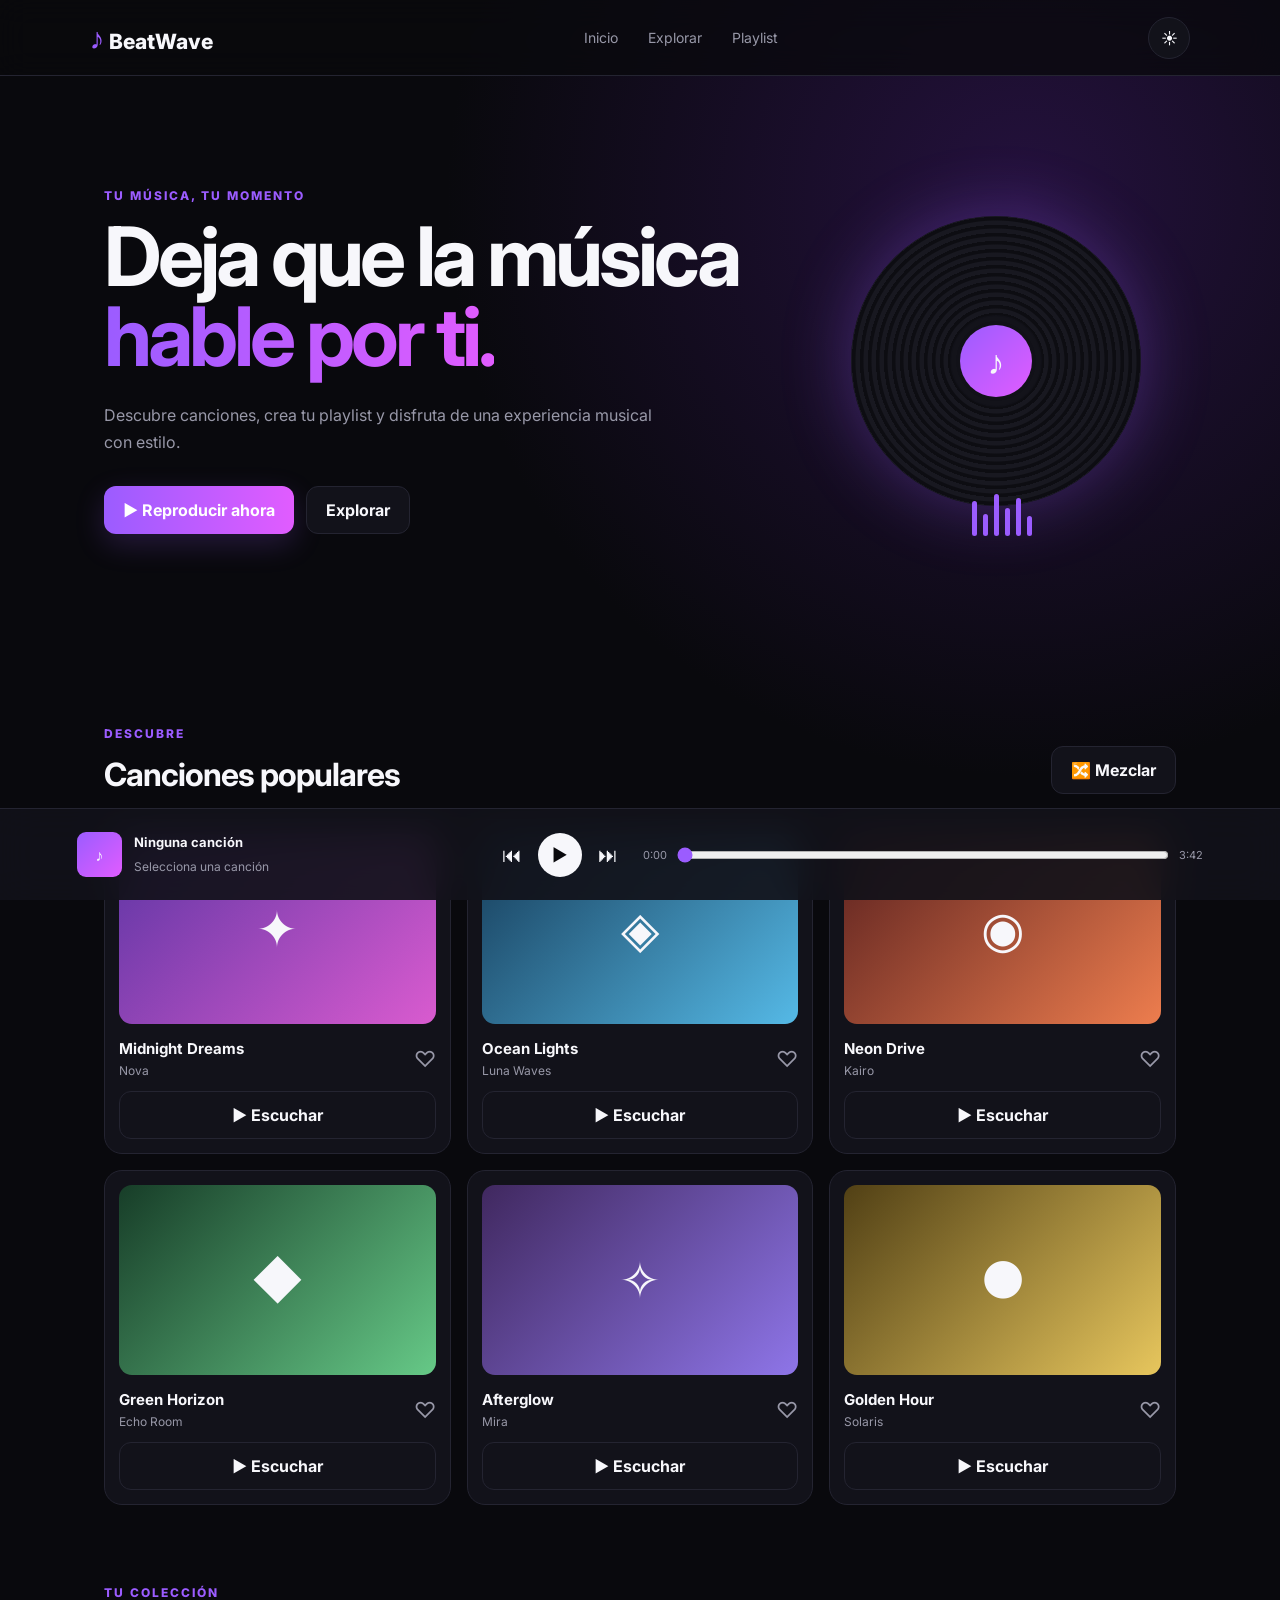
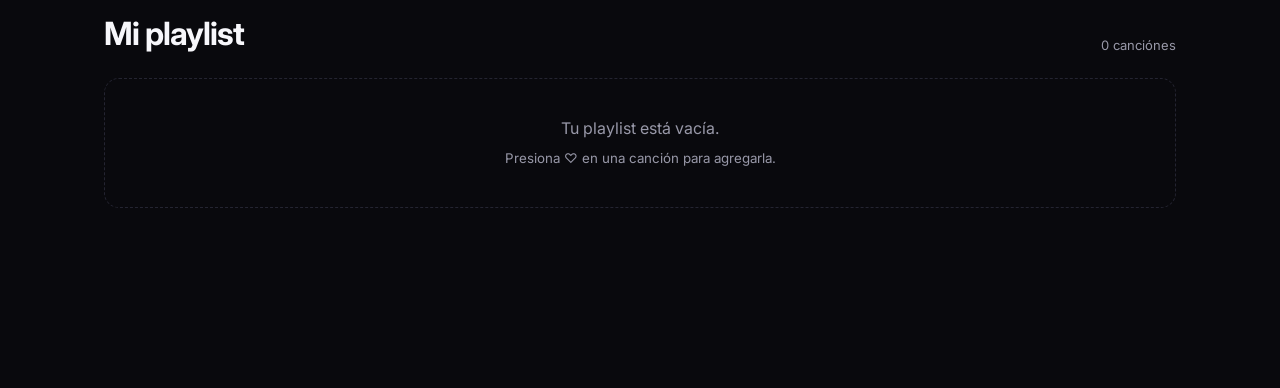
<file: index.html>
<!DOCTYPE html>
<html lang="es">
<head>
  <meta charset="UTF-8">
  <meta name="viewport" content="width=device-width, initial-scale=1.0">
  <title>BeatWave — Música</title>
  <link rel="stylesheet" href="style.css">
</head>
<body>
  <header class="navbar">
    <a class="logo" href="#"><span>♪</span> BeatWave</a>
    <nav>
      <a href="#inicio">Inicio</a>
      <a href="#explorar">Explorar</a>
      <a href="#playlist">Playlist</a>
    </nav>
    <button id="themeBtn" class="icon-btn" title="Cambiar modo">☀️</button>
  </header>

  <main>
    <section id="inicio" class="hero">
      <div class="hero-text">
        <p class="eyebrow">TU MÚSICA, TU MOMENTO</p>
        <h1>Deja que la música<br><span>hable por ti.</span></h1>
        <p class="subtitle">Descubre canciones, crea tu playlist y disfruta de una experiencia musical con estilo.</p>
        <div class="hero-buttons">
          <button class="primary" id="heroPlay">▶ Reproducir ahora</button>
          <button class="secondary" onclick="document.querySelector('#explorar').scrollIntoView({behavior:'smooth'})">Explorar</button>
        </div>
      </div>
      <div class="disc-wrap">
        <div class="disc"><div class="disc-center">♪</div></div>
        <div class="sound-bars"><i></i><i></i><i></i><i></i><i></i><i></i><i></i></div>
      </div>
    </section>

    <section id="explorar" class="section">
      <div class="section-head">
        <div><p class="eyebrow">DESCUBRE</p><h2>Canciones populares</h2></div>
        <button id="shuffleBtn" class="small-btn">🔀 Mezclar</button>
      </div>
      <div id="songs" class="song-grid"></div>
    </section>

    <section id="playlist" class="section playlist-section">
      <div class="section-head">
        <div><p class="eyebrow">TU COLECCIÓN</p><h2>Mi playlist</h2></div>
        <span id="count" class="count">0 canciones</span>
      </div>
      <div id="playlistList" class="playlist-list">
        <div class="empty">Tu playlist está vacía.<br><small>Presiona ♡ en una canción para agregarla.</small></div>
      </div>
    </section>
  </main>

  <div class="player">
    <div class="now">
      <div id="playerCover" class="mini-cover">♪</div>
      <div><strong id="playerTitle">Ninguna canción</strong><span id="playerArtist">Selecciona una canción</span></div>
    </div>
    <div class="controls">
      <button id="prevBtn">⏮</button>
      <button id="playBtn" class="play">▶</button>
      <button id="nextBtn">⏭</button>
    </div>
    <div class="progress-area">
      <span id="currentTime">0:00</span>
      <input id="progress" type="range" min="0" max="100" value="0">
      <span id="duration">3:42</span>
    </div>
  </div>

  <script src="script.js"></script>
</body>
</html>
</file>
<file: style.css>
@import url('https://fonts.googleapis.com/css2?family=Inter:wght@400;500;600;700;800&display=swap');

*{box-sizing:border-box;margin:0;padding:0}
html{scroll-behavior:smooth}
:root{--bg:#09090d;--card:#12121a;--text:#f7f7fb;--muted:#9898a8;--accent:#9b5cff;--accent2:#e15cff;--border:#242431}
body{font-family:Inter,Arial,sans-serif;background:radial-gradient(circle at 80% 10%,#24113d 0,transparent 28%),var(--bg);color:var(--text);transition:.3s}
body.light{--bg:#f4f3f8;--card:#fff;--text:#17151e;--muted:#686574;--border:#dedce5;background:radial-gradient(circle at 80% 10%,#eadcff 0,transparent 30%),var(--bg)}
.navbar{height:76px;display:flex;align-items:center;justify-content:space-between;padding:0 7%;border-bottom:1px solid var(--border);backdrop-filter:blur(15px);position:sticky;top:0;z-index:10;background:color-mix(in srgb,var(--bg) 78%,transparent)}
.logo{font-size:21px;font-weight:800;color:var(--text);text-decoration:none}.logo span{color:var(--accent);font-size:30px}
nav{display:flex;gap:30px}nav a{color:var(--muted);text-decoration:none;font-size:14px;transition:.2s}nav a:hover{color:var(--text)}
button{font:inherit;border:0;cursor:pointer;color:inherit}.icon-btn{background:var(--card);border:1px solid var(--border);width:42px;height:42px;border-radius:50%}
main{max-width:1200px;margin:auto;padding:0 5% 180px}.hero{min-height:570px;display:flex;align-items:center;justify-content:space-between;gap:40px}.hero-text{max-width:650px;animation:rise .8s ease}.eyebrow{color:var(--accent);font-size:12px;font-weight:800;letter-spacing:2px;margin-bottom:14px}
h1{font-size:clamp(44px,7vw,82px);line-height:.98;letter-spacing:-4px}h1 span{background:linear-gradient(90deg,var(--accent),var(--accent2));color:transparent;background-clip:text}
.subtitle{color:var(--muted);max-width:550px;line-height:1.7;margin:24px 0 30px}.hero-buttons{display:flex;gap:12px}
.primary,.secondary,.small-btn{padding:13px 19px;border-radius:12px;font-weight:700}.primary{background:linear-gradient(90deg,var(--accent),var(--accent2));color:white;box-shadow:0 10px 30px #9b5cff33}.secondary,.small-btn{background:var(--card);border:1px solid var(--border)}
.primary:hover,.secondary:hover,.small-btn:hover{transform:translateY(-2px)}
.disc-wrap{width:360px;height:360px;position:relative;display:grid;place-items:center;animation:float 4s ease-in-out infinite}.disc{width:290px;height:290px;border-radius:50%;background:repeating-radial-gradient(circle,#181820 0 4px,#0d0d12 5px 8px);box-shadow:0 0 70px #9b5cff55;display:grid;place-items:center;animation:spin 8s linear infinite}.disc-center{width:72px;height:72px;border-radius:50%;background:linear-gradient(135deg,var(--accent),var(--accent2));display:grid;place-items:center;font-size:34px;box-shadow:0 0 0 10px #12121acc}
.sound-bars{position:absolute;bottom:5px;display:flex;gap:6px;align-items:end;height:45px}.sound-bars i{width:5px;background:var(--accent);border-radius:5px;animation:bars .8s ease-in-out infinite alternate}.sound-bars i:nth-child(2){height:35px;animation-delay:.1s}.sound-bars i:nth-child(3){height:22px;animation-delay:.2s}.sound-bars i:nth-child(4){height:42px;animation-delay:.3s}.sound-bars i:nth-child(5){height:28px;animation-delay:.4s}.sound-bars i:nth-child(6){height:38px;animation-delay:.5s}.sound-bars i:nth-child(7){height:20px;animation-delay:.6s}
.section{padding-top:80px}.section-head{display:flex;justify-content:space-between;align-items:end;margin-bottom:25px}h2{font-size:32px;letter-spacing:-1px}.count{color:var(--muted);font-size:13px}
.song-grid{display:grid;grid-template-columns:repeat(3,1fr);gap:16px}.song{background:var(--card);border:1px solid var(--border);border-radius:18px;padding:14px;transition:.25s;animation:rise .5s ease both}.song:hover{transform:translateY(-5px);border-color:#9b5cff66}
.cover{height:190px;border-radius:13px;margin-bottom:15px;display:grid;place-items:center;font-size:50px;background:linear-gradient(135deg,#5d35a4,#d95bcf)}.song:nth-child(2) .cover{background:linear-gradient(135deg,#163c59,#55b9e6)}.song:nth-child(3) .cover{background:linear-gradient(135deg,#5b211f,#ed7d4e)}.song:nth-child(4) .cover{background:linear-gradient(135deg,#173d28,#66c987)}.song:nth-child(5) .cover{background:linear-gradient(135deg,#40285f,#8e75e8)}.song:nth-child(6) .cover{background:linear-gradient(135deg,#514015,#e7c65d)}
.song-info{display:flex;justify-content:space-between;align-items:center;gap:10px}.song h3{font-size:15px;margin-bottom:5px}.song p,.now span{font-size:12px;color:var(--muted)}.heart{background:transparent;font-size:22px;color:var(--muted)}.heart.active{color:#ff5c9b}
.playlist-list{display:flex;flex-direction:column;gap:10px}.playlist-item{display:flex;align-items:center;gap:15px;background:var(--card);border:1px solid var(--border);padding:12px 15px;border-radius:13px}.mini-cover{width:45px;height:45px;border-radius:9px;background:linear-gradient(135deg,var(--accent),var(--accent2));display:grid;place-items:center}.playlist-item .remove{margin-left:auto;background:transparent;color:var(--muted)}.empty{text-align:center;padding:35px;border:1px dashed var(--border);border-radius:15px;color:var(--muted);line-height:1.8}
.player{position:fixed;bottom:0;left:0;right:0;height:92px;background:color-mix(in srgb,var(--card) 92%,transparent);border-top:1px solid var(--border);backdrop-filter:blur(18px);display:grid;grid-template-columns:1fr auto 1.4fr;align-items:center;gap:25px;padding:12px 6%;z-index:20}.now{display:flex;align-items:center;gap:12px}.now strong{display:block;font-size:13px;margin-bottom:5px}.controls{display:flex;align-items:center;gap:16px}.controls button{background:transparent;font-size:20px}.controls .play{width:44px;height:44px;border-radius:50%;background:var(--text);color:var(--bg);font-size:17px}.progress-area{display:flex;align-items:center;gap:10px;color:var(--muted);font-size:11px}.progress-area input{width:100%;accent-color:var(--accent)}
@keyframes rise{from{opacity:0;transform:translateY(20px)}to{opacity:1;transform:none}}@keyframes float{50%{transform:translateY(-14px)}}@keyframes spin{to{transform:rotate(360deg)}}@keyframes bars{to{transform:scaleY(.35)}}
@media(max-width:800px){nav{display:none}.hero{min-height:650px;flex-direction:column;justify-content:center;text-align:center}.hero-buttons{justify-content:center}.disc-wrap{width:280px;height:280px}.disc{width:220px;height:220px}.song-grid{grid-template-columns:1fr 1fr}.player{grid-template-columns:1fr auto;height:78px}.progress-area{display:none}}
@media(max-width:500px){main{padding-bottom:130px}.song-grid{grid-template-columns:1fr}.navbar{padding:0 5%}.hero h1{letter-spacing:-2px}.player{padding:10px 4%;gap:10px}.now .mini-cover{width:38px;height:38px}.now strong{max-width:120px;overflow:hidden;text-overflow:ellipsis;white-space:nowrap}}
</file>
